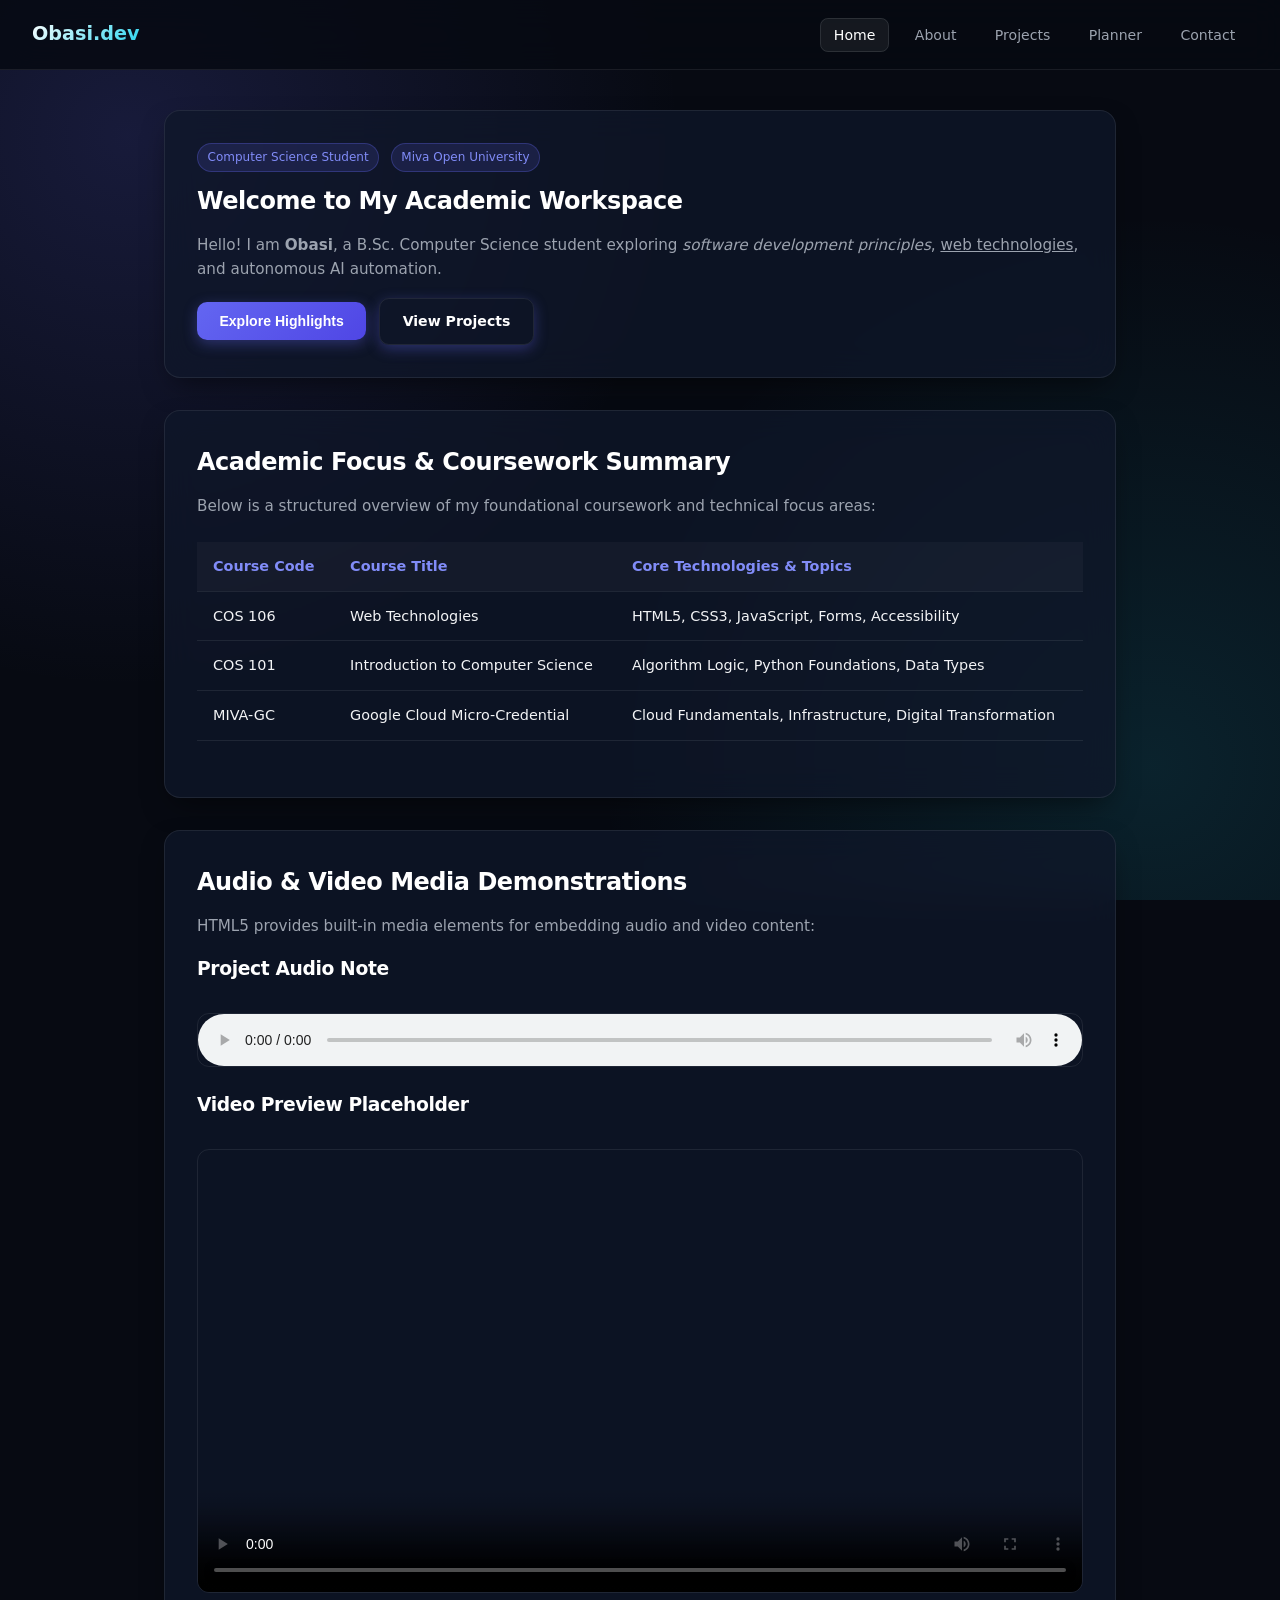
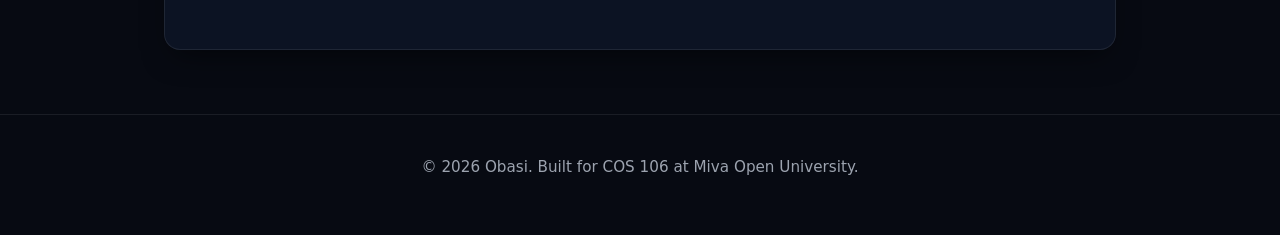
<file: index.html>
<!DOCTYPE html>
<html lang="en">
<head>
  <meta charset="UTF-8">
  <meta name="viewport" content="width=device-width, initial-scale=1.0">
  <title>Obasi | Computer Science Academic Portfolio</title>
  <link rel="stylesheet" href="style.css">
  <script src="script.js" defer></script>
</head>
<body>

  <!-- Header & Navigation Menu (Slide 30, 44) -->
  <header>
    <div class="logo">Obasi.dev</div>
    <nav>
      <ul>
        <li><a href="index.html" class="active">Home</a></li>
        <li><a href="about.html">About</a></li>
        <li><a href="projects.html">Projects</a></li>
        <li><a href="planner.html">Planner</a></li>
        <li><a href="contact.html">Contact</a></li>
      </ul>
    </nav>
  </header>

  <!-- Visible Content Body (Slide 15) -->
  <main>
    
    <!-- Hero Floating Card (Slide 17, 18, 39) -->
    <section class="card floating" id="overview">
      <span class="badge">Computer Science Student</span>
      <span class="badge">Miva Open University</span>
      
      <h1>Welcome to My Academic Workspace</h1>
      
      <p>
        Hello! I am <strong>Obasi</strong>, a B.Sc. Computer Science student exploring <em>software development principles</em>, <u>web technologies</u>, and autonomous AI automation.
      </p>

      <!-- Button Link (Slide 43) -->
      <a href="#highlights"><button type="button" class="btn">Explore Highlights</button></a>
      <a href="projects.html" class="btn" style="background: transparent; border: 1px solid var(--card-border); margin-left: 0.5rem;">View Projects</a>
    </section>

    <!-- Specific Section Jump Anchor Target (Slide 47) -->
    <section class="card" id="highlights">
      <h2>Academic Focus & Coursework Summary</h2>
      <p>
        Below is a structured overview of my foundational coursework and technical focus areas:
      </p>

      <!-- Table Element Implementation (Slide 25) -->
      <table>
        <thead>
          <tr>
            <th>Course Code</th>
            <th>Course Title</th>
            <th>Core Technologies & Topics</th>
          </tr>
        </thead>
        <tbody>
          <tr>
            <td>COS 106</td>
            <td>Web Technologies</td>
            <td>HTML5, CSS3, JavaScript, Forms, Accessibility</td>
          </tr>
          <tr>
            <td>COS 101</td>
            <td>Introduction to Computer Science</td>
            <td>Algorithm Logic, Python Foundations, Data Types</td>
          </tr>
          <tr>
            <td>MIVA-GC</td>
            <td>Google Cloud Micro-Credential</td>
            <td>Cloud Fundamentals, Infrastructure, Digital Transformation</td>
          </tr>
        </tbody>
      </table>
    </section>

    <!-- Media Elements Showcase (Slide 28) -->
    <section class="card">
      <h2>Audio & Video Media Demonstrations</h2>
      <p>HTML5 provides built-in media elements for embedding audio and video content:</p>

      <h3>Project Audio Note</h3>
      <audio controls>
        <source src="https://www.w3schools.com/html/horse.mp3" type="audio/mpeg">
        Your browser does not support the audio element.
      </audio>

      <h3>Video Preview Placeholder</h3>
      <video controls poster="https://via.placeholder.com/800x450/0f172a/6366f1?text=COS106+Demo+Video">
        <source src="https://www.w3schools.com/html/mov_bbb.mp4" type="video/mp4">
        Your browser does not support the video element.
      </video>
    </section>

  </main>

  <!-- Semantic Footer (Slide 31) -->
  <footer>
    <p>&copy; 2026 Obasi. Built for COS 106 at Miva Open University.</p>
  </footer>

</body>
</html>
</file>
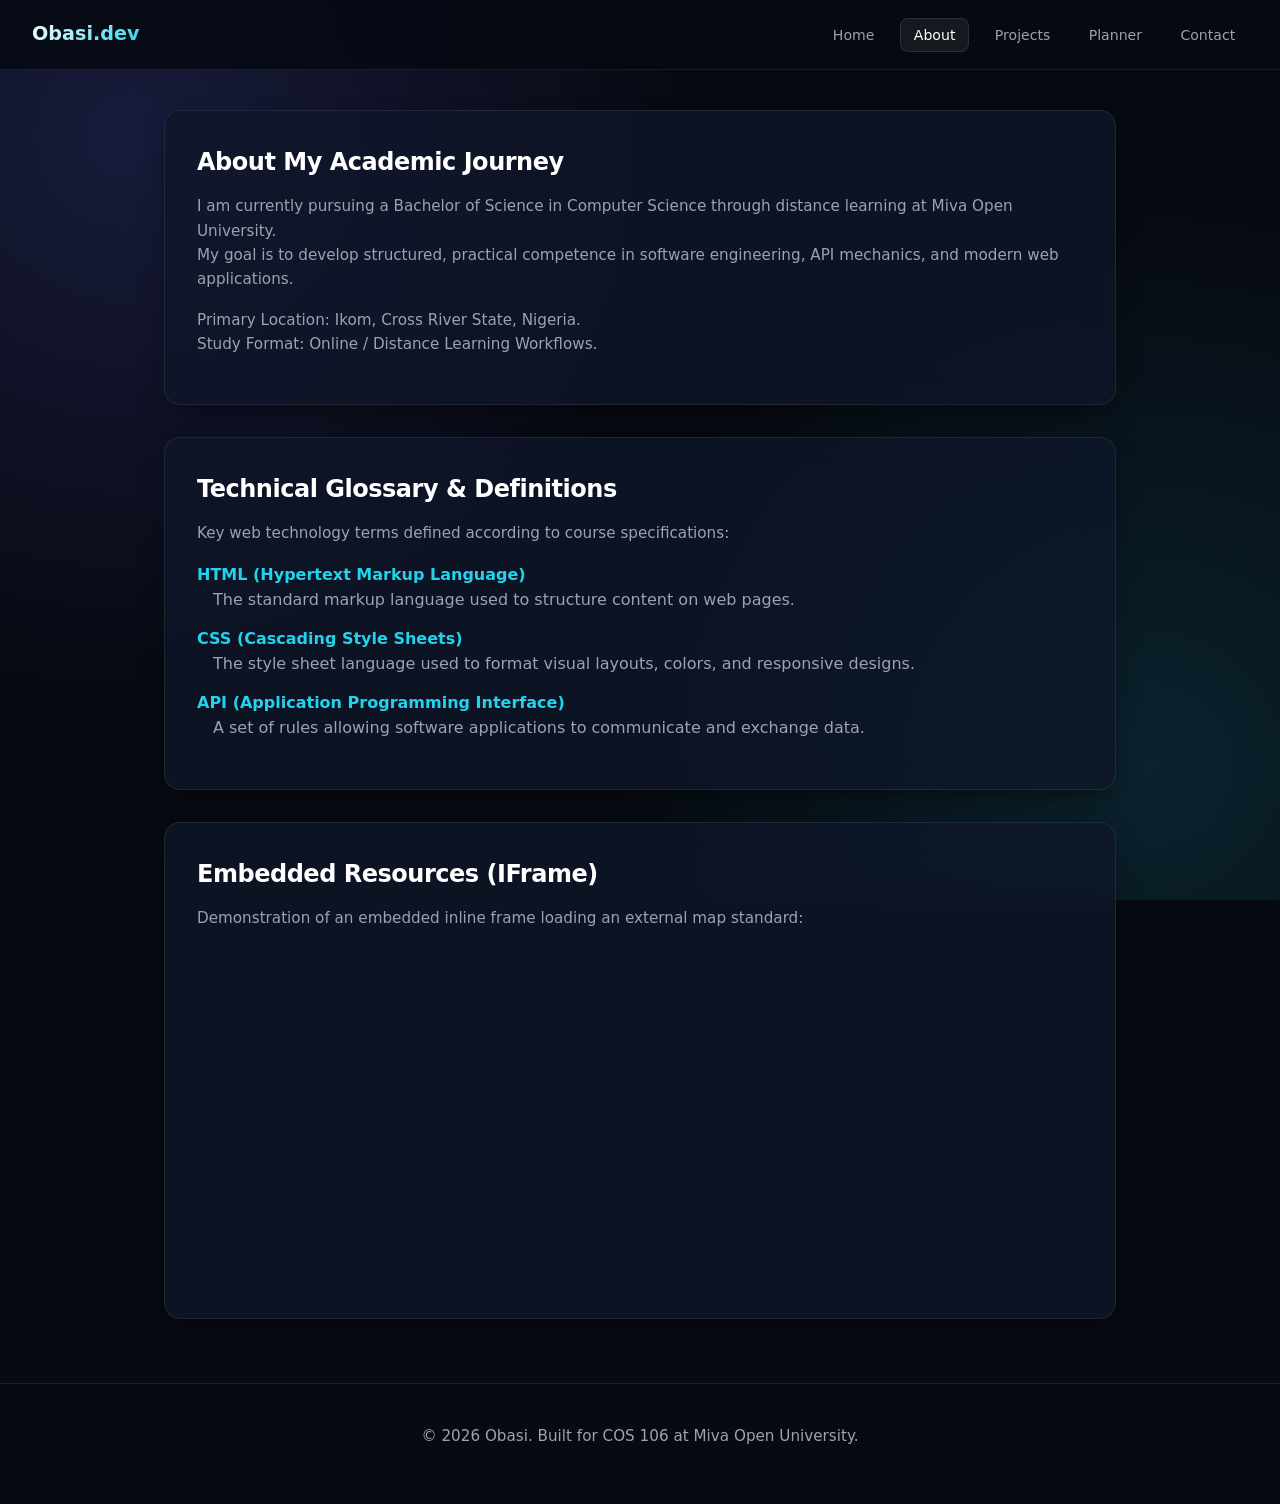
<file: about.html>
<!DOCTYPE html>
<html lang="en">
<head>
  <meta charset="UTF-8">
  <meta name="viewport" content="width=device-width, initial-scale=1.0">
  <title>About Me | Academic Background</title>
  <link rel="stylesheet" href="style.css">
  <script src="script.js" defer></script>
</head>
<body>

  <header>
    <div class="logo">Obasi.dev</div>
    <nav>
      <ul>
        <li><a href="index.html">Home</a></li>
        <li><a href="about.html" class="active">About</a></li>
        <li><a href="projects.html">Projects</a></li>
        <li><a href="planner.html">Planner</a></li>
        <li><a href="contact.html">Contact</a></li>
      </ul>
    </nav>
  </header>

  <main>
    <!-- Comment Demonstration (Slide 34) -->
    <!-- This section contains the personal academic overview and definition list -->
    
    <section class="card floating">
      <h1>About My Academic Journey</h1>
      <p>
        I am currently pursuing a Bachelor of Science in Computer Science through distance learning at Miva Open University.<br>
        My goal is to develop structured, practical competence in software engineering, API mechanics, and modern web applications.
      </p>

      <!-- Line Break Demonstration (Slide 33) -->
      <p>
        Primary Location: Ikom, Cross River State, Nigeria.<br>
        Study Format: Online / Distance Learning Workflows.
      </p>
    </section>

    <!-- Definition List Implementation (Slide 26) -->
    <section class="card">
      <h2>Technical Glossary & Definitions</h2>
      <p>Key web technology terms defined according to course specifications:</p>
      
      <dl>
        <dt>HTML (Hypertext Markup Language)</dt>
        <dd>The standard markup language used to structure content on web pages.</dd>
        
        <dt>CSS (Cascading Style Sheets)</dt>
        <dd>The style sheet language used to format visual layouts, colors, and responsive designs.</dd>
        
        <dt>API (Application Programming Interface)</dt>
        <dd>A set of rules allowing software applications to communicate and exchange data.</dd>
      </dl>
    </section>

    <!-- Inline Frames (IFrame) Implementation (Slide 32) -->
    <section class="card">
      <h2>Embedded Resources (IFrame)</h2>
      <p>Demonstration of an embedded inline frame loading an external map standard:</p>

      <iframe src="https://maps.google.com/maps?q=Ikom%20Cross%20River%20Nigeria&t=&z=13&ie=UTF8&iwloc=&output=embed" height="300" allowfullscreen style="border:0;" aria-hidden="false"></iframe>
    </section>
  </main>

  <footer>
    <p>&copy; 2026 Obasi. Built for COS 106 at Miva Open University.</p>
  </footer>

</body>
</html>
</file>
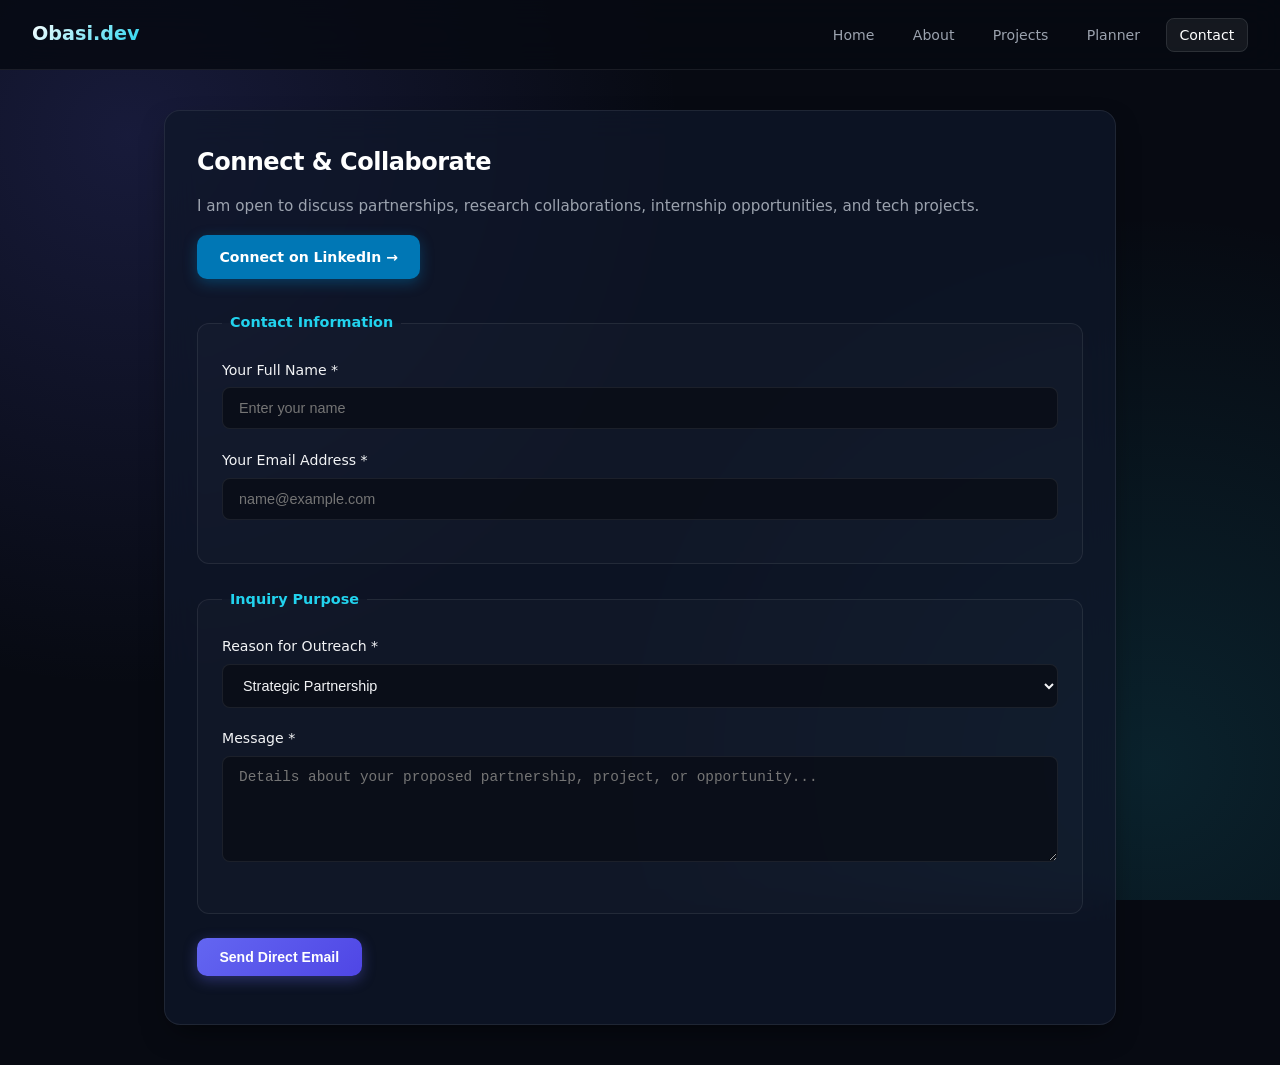
<file: contact.html>
<!DOCTYPE html>
<html lang="en">
<head>
  <meta charset="UTF-8">
  <meta name="viewport" content="width=device-width, initial-scale=1.0">
  <title>Contact | Academic Inquiries</title>
  <link rel="stylesheet" href="style.css">
  <script src="script.js" defer></script>
</head>
<body>

  <header>
    <div class="logo">Obasi.dev</div>
    <nav>
      <ul>
        <li><a href="index.html">Home</a></li>
        <li><a href="about.html">About</a></li>
        <li><a href="projects.html">Projects</a></li>
        <li><a href="planner.html">Planner</a></li>
        <li><a href="contact.html" class="active">Contact</a></li>
      </ul>
    </nav>
  </header>

    <main>
    <section class="card floating">
      <h1>Connect & Collaborate</h1>
      <p>I am open to discuss partnerships, research collaborations, internship opportunities, and tech projects.</p>

      <!-- Direct Professional Social Link -->
      <div style="margin-bottom: 2rem;">
        <a href="https://www.linkedin.com/in/your-linkedin-profile" target="_blank" class="btn linkedin-btn">
          Connect on LinkedIn &rarr;
        </a>
      </div>

      <form id="contactForm">
        <fieldset>
          <legend>Contact Information</legend>

          <label for="fullName">Your Full Name *</label>
          <input type="text" id="fullName" name="fullName" placeholder="Enter your name" required>

          <label for="email">Your Email Address *</label>
          <input type="email" id="email" name="email" placeholder="name@example.com" required>
        </fieldset>

        <fieldset>
          <legend>Inquiry Purpose</legend>

          <label for="inquiryType">Reason for Outreach *</label>
          <select id="inquiryType" name="inquiryType" required>
            <option value="Partnership">Strategic Partnership</option>
            <option value="Collaboration">Academic / Tech Collaboration</option>
            <option value="Internship">Internship Opportunity</option>
            <option value="Project">Software / AI Project Inquiry</option>
          </select>

          <label for="message">Message *</label>
          <textarea id="message" name="message" rows="5" placeholder="Details about your proposed partnership, project, or opportunity..." required></textarea>
        </fieldset>

        <button type="submit" class="btn">Send Direct Email</button>
      </form>

      <p id="formStatus" style="margin-top: 1rem; font-weight: 600;"></p>
    </section>
  </main>
</file>
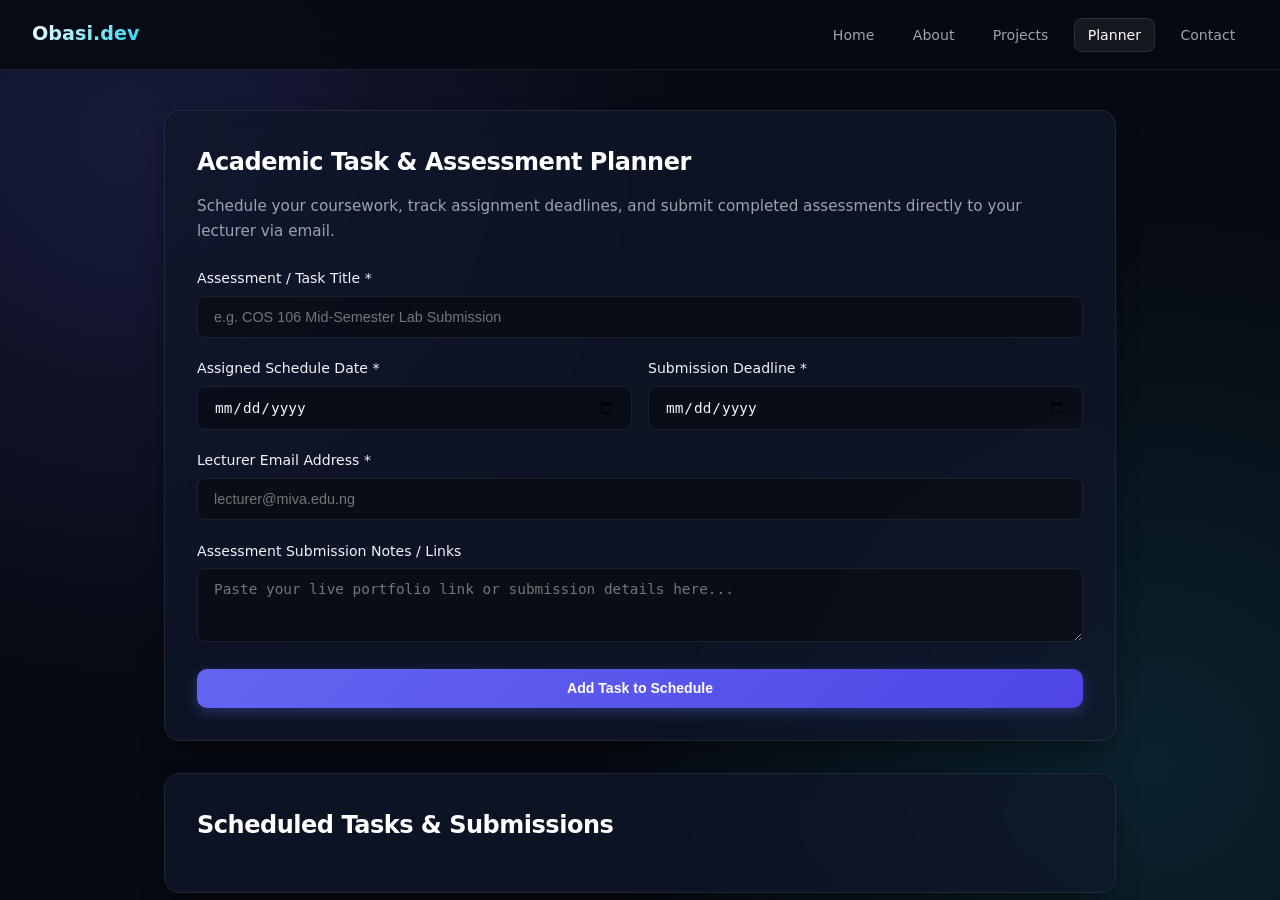
<file: planner.html>
<!DOCTYPE html>
<html lang="en">
<head>
  <meta charset="UTF-8">
  <meta name="viewport" content="width=device-width, initial-scale=1.0">
  <title>Academic Planner | Task Manager</title>
  <link rel="stylesheet" href="style.css">
  <script src="script.js" defer></script>
</head>
<body>

  <header>
    <div class="logo">Obasi.dev</div>
    <nav>
      <ul>
        <li><a href="index.html">Home</a></li>
        <li><a href="about.html">About</a></li>
        <li><a href="projects.html">Projects</a></li>
        <li><a href="planner.html" class="active">Planner</a></li>
        <li><a href="contact.html">Contact</a></li>
      </ul>
    </nav>
  </header>

    <main>
    <section class="card floating">
      <h1>Academic Task & Assessment Planner</h1>
      <p>Schedule your coursework, track assignment deadlines, and submit completed assessments directly to your lecturer via email.</p>

      <!-- Rich Task Entry Form -->
      <form id="plannerForm" onsubmit="event.preventDefault();" style="margin-top: 1.5rem;">
        <label for="taskTitle">Assessment / Task Title *</label>
        <input type="text" id="taskTitle" placeholder="e.g. COS 106 Mid-Semester Lab Submission" required>

        <div style="display: grid; grid-template-columns: repeat(auto-fit, minmax(220px, 1fr)); gap: 1rem;">
          <div>
            <label for="startDate">Assigned Schedule Date *</label>
            <input type="date" id="startDate" required>
          </div>
          <div>
            <label for="dueDate">Submission Deadline *</label>
            <input type="date" id="dueDate" required>
          </div>
        </div>

        <label for="lecturerEmail">Lecturer Email Address *</label>
        <input type="email" id="lecturerEmail" placeholder="lecturer@miva.edu.ng" required>

        <label for="taskNotes">Assessment Submission Notes / Links</label>
        <textarea id="taskNotes" rows="3" placeholder="Paste your live portfolio link or submission details here..."></textarea>

        <button type="button" id="addTaskBtn" class="btn" style="width: 100%;">Add Task to Schedule</button>
      </form>
    </section>

    <section class="card">
      <h2>Scheduled Tasks & Submissions</h2>
      <div id="taskList" style="display: flex; flex-direction: column; gap: 1rem; margin-top: 1rem;">
        <!-- Dynamic Tasks render here -->
      </div>
    </section>
  </main>
</file>
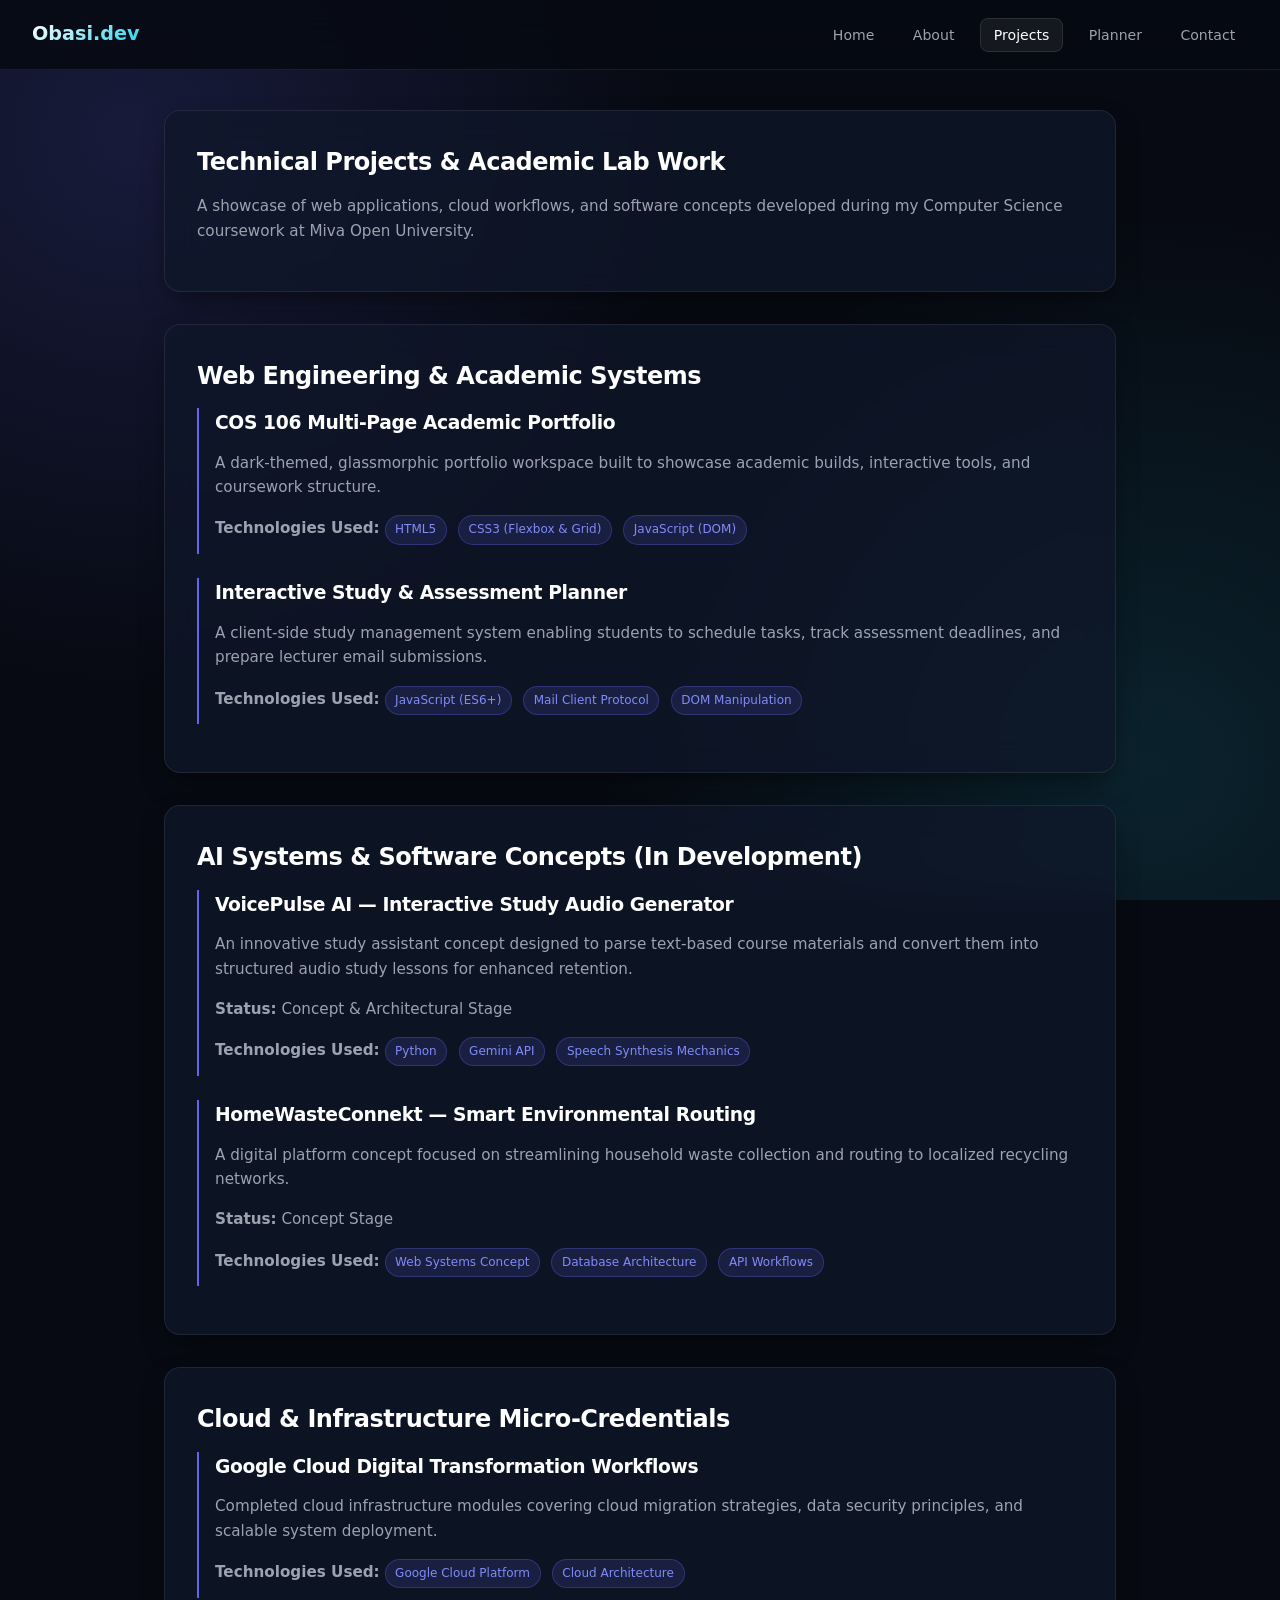
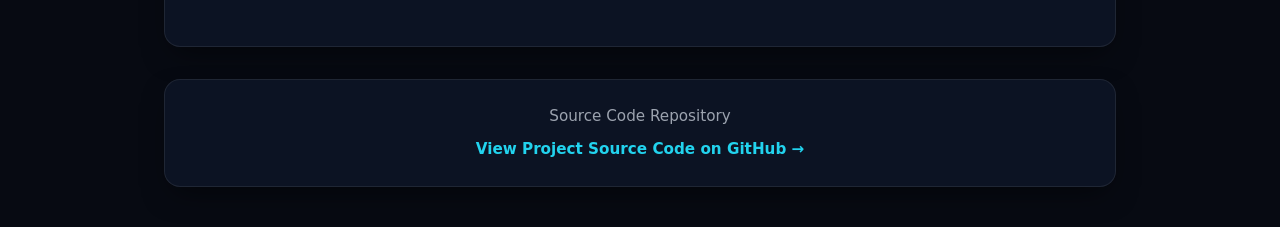
<file: projects.html>
<!DOCTYPE html>
<html lang="en">
<head>
  <meta charset="UTF-8">
  <meta name="viewport" content="width=device-width, initial-scale=1.0">
  <title>Projects | Academic Showcase</title>
  <link rel="stylesheet" href="style.css">
  <script src="script.js" defer></script>
</head>
<body>

  <header>
    <div class="logo">Obasi.dev</div>
    <nav>
      <ul>
        <li><a href="index.html">Home</a></li>
        <li><a href="about.html">About</a></li>
        <li><a href="projects.html" class="active">Projects</a></li>
        <li><a href="planner.html">Planner</a></li>
        <li><a href="contact.html">Contact</a></li>
      </ul>
    </nav>
  </header>

    <main>
    <section class="card floating">
      <h1>Technical Projects & Academic Lab Work</h1>
      <p>
        A showcase of web applications, cloud workflows, and software concepts developed during my Computer Science coursework at Miva Open University.
      </p>
    </section>

    <!-- Web Engineering Category -->
    <section class="card">
      <h2>Web Engineering & Academic Systems</h2>
      
      <div class="project-item">
        <h3>COS 106 Multi-Page Academic Portfolio</h3>
        <p>A dark-themed, glassmorphic portfolio workspace built to showcase academic builds, interactive tools, and coursework structure.</p>
        <p><strong>Technologies Used:</strong> <span class="badge">HTML5</span> <span class="badge">CSS3 (Flexbox & Grid)</span> <span class="badge">JavaScript (DOM)</span></p>
      </div>

      <div class="project-item" style="margin-top: 1.5rem;">
        <h3>Interactive Study & Assessment Planner</h3>
        <p>A client-side study management system enabling students to schedule tasks, track assessment deadlines, and prepare lecturer email submissions.</p>
        <p><strong>Technologies Used:</strong> <span class="badge">JavaScript (ES6+)</span> <span class="badge">Mail Client Protocol</span> <span class="badge">DOM Manipulation</span></p>
      </div>
    </section>

    <!-- AI & Software Concepts Category -->
    <section class="card">
      <h2>AI Systems & Software Concepts (In Development)</h2>
      
      <div class="project-item">
        <h3>VoicePulse AI — Interactive Study Audio Generator</h3>
        <p>An innovative study assistant concept designed to parse text-based course materials and convert them into structured audio study lessons for enhanced retention.</p>
        <p><strong>Status:</strong> Concept & Architectural Stage</p>
        <p><strong>Technologies Used:</strong> <span class="badge">Python</span> <span class="badge">Gemini API</span> <span class="badge">Speech Synthesis Mechanics</span></p>
      </div>

      <div class="project-item" style="margin-top: 1.5rem;">
        <h3>HomeWasteConnekt — Smart Environmental Routing</h3>
        <p>A digital platform concept focused on streamlining household waste collection and routing to localized recycling networks.</p>
        <p><strong>Status:</strong> Concept Stage</p>
        <p><strong>Technologies Used:</strong> <span class="badge">Web Systems Concept</span> <span class="badge">Database Architecture</span> <span class="badge">API Workflows</span></p>
      </div>
    </section>

    <!-- Cloud & Infrastructure Category -->
    <section class="card">
      <h2>Cloud & Infrastructure Micro-Credentials</h2>
      
      <div class="project-item">
        <h3>Google Cloud Digital Transformation Workflows</h3>
        <p>Completed cloud infrastructure modules covering cloud migration strategies, data security principles, and scalable system deployment.</p>
        <p><strong>Technologies Used:</strong> <span class="badge">Google Cloud Platform</span> <span class="badge">Cloud Architecture</span></p>
      </div>
    </section>

    <!-- Clean, Responsive Repository Link (Replaces the big button) -->
    <section class="card" style="text-align: center; padding: 1.5rem;">
      <p style="margin-bottom: 0.5rem; color: var(--text-muted);">Source Code Repository</p>
      <a href="https://github.com/Obasi253/COS106-Mid-semester-lab_assessment" target="_blank" class="repo-link">
        View Project Source Code on GitHub &rarr;
      </a>
    </section>
  </main>
</file>
<file: style.css>
/* Core Dark Theme Variables */
:root {
  --bg-dark: #070a12;
  --card-bg: rgba(15, 23, 42, 0.75);
  --card-border: rgba(255, 255, 255, 0.08);
  --accent-primary: #818cf8;
  --accent-glow: #6366f1;
  --accent-cyan: #22d3ee;
  --text-main: #f3f4f6;
  --text-muted: #9ca3af;
  --font-family: 'Inter', system-ui, -apple-system, sans-serif;
}

* {
  box-sizing: border-box;
  margin: 0;
  padding: 0;
}

body {
  background-color: var(--bg-dark);
  color: var(--text-main);
  font-family: var(--font-family);
  line-height: 1.6;
  min-height: 100vh;
  background-image: 
    radial-gradient(circle at 10% 15%, rgba(99, 102, 241, 0.18) 0%, transparent 40%),
    radial-gradient(circle at 90% 85%, rgba(34, 211, 238, 0.12) 0%, transparent 40%);
  background-attachment: fixed;
}

/* Header & Glass Nav */
header {
  position: sticky;
  top: 0;
  z-index: 1000;
  background: rgba(7, 10, 18, 0.85);
  backdrop-filter: blur(16px);
  border-bottom: 1px solid var(--card-border);
  padding: 1.2rem 2rem;
  display: flex;
  justify-content: space-between;
  align-items: center;
  flex-wrap: wrap;
}

.logo {
  font-size: 1.2rem;
  font-weight: 700;
  background: linear-gradient(135deg, #ffffff 0%, var(--accent-cyan) 100%);
  -webkit-background-clip: text;
  -webkit-text-fill-color: transparent;
}

nav ul {
  display: flex;
  gap: 0.8rem;
  list-style: none;
}

nav a {
  color: var(--text-muted);
  text-decoration: none;
  font-size: 0.88rem;
  font-weight: 500;
  padding: 0.5rem 0.8rem;
  border-radius: 8px;
  transition: all 0.3s ease;
}

nav a:hover, nav a.active {
  color: #ffffff;
  background: rgba(255, 255, 255, 0.06);
  border: 1px solid rgba(255, 255, 255, 0.1);
}

/* Main Layout & Floating Animations */
main {
  max-width: 1000px;
  margin: 2.5rem auto;
  padding: 0 1.5rem;
}

@keyframes floatAnimation {
  0% { transform: translateY(0px); }
  50% { transform: translateY(-7px); }
  100% { transform: translateY(0px); }
}

.card {
  background: var(--card-bg);
  backdrop-filter: blur(16px);
  border: 1px solid var(--card-border);
  border-radius: 16px;
  padding: 2rem;
  margin-bottom: 2rem;
  box-shadow: 0 12px 30px -10px rgba(0, 0, 0, 0.6);
  transition: all 0.3s ease;
}

.card.floating {
  animation: floatAnimation 6s ease-in-out infinite;
}

.card:hover {
  transform: translateY(-4px);
  border-color: rgba(99, 102, 241, 0.4);
  box-shadow: 0 20px 40px -15px rgba(99, 102, 241, 0.25);
}

h1, h2, h3, h4, h5, h6 {
  color: #ffffff;
  margin-bottom: 0.8rem;
  letter-spacing: -0.02em;
}

p {
  color: var(--text-muted);
  margin-bottom: 1rem;
  font-size: 0.95rem;
}

/* Interactive Elements */
.badge {
  display: inline-block;
  background: rgba(99, 102, 241, 0.15);
  color: var(--accent-primary);
  border: 1px solid rgba(99, 102, 241, 0.3);
  font-size: 0.75rem;
  padding: 0.25rem 0.6rem;
  border-radius: 20px;
  margin-right: 0.4rem;
  margin-bottom: 0.6rem;
}

.btn {
  display: inline-flex;
  align-items: center;
  justify-content: center;
  background: linear-gradient(135deg, var(--accent-glow) 0%, #4f46e5 100%);
  color: #ffffff;
  padding: 0.7rem 1.4rem;
  border-radius: 10px;
  text-decoration: none;
  font-weight: 600;
  font-size: 0.88rem;
  border: none;
  cursor: pointer;
  box-shadow: 0 4px 14px rgba(99, 102, 241, 0.35);
  transition: all 0.3s ease;
}

.btn:hover {
  transform: translateY(-2px);
  box-shadow: 0 6px 20px rgba(99, 102, 241, 0.55);
}

/* Forms & Fieldsets */
fieldset {
  border: 1px solid var(--card-border);
  border-radius: 12px;
  padding: 1.5rem;
  margin-bottom: 1.5rem;
  background: rgba(255, 255, 255, 0.02);
}

legend {
  color: var(--accent-cyan);
  font-weight: 600;
  padding: 0 0.5rem;
  font-size: 0.9rem;
}

label {
  display: block;
  color: var(--text-main);
  font-size: 0.88rem;
  margin-bottom: 0.4rem;
  font-weight: 500;
}

input, select, textarea {
  width: 100%;
  padding: 0.75rem 1rem;
  background: rgba(9, 13, 22, 0.8);
  border: 1px solid var(--card-border);
  border-radius: 8px;
  color: var(--text-main);
  font-size: 0.9rem;
  margin-bottom: 1.2rem;
  outline: none;
  transition: border-color 0.3s ease;
}

input:focus, select:focus, textarea:focus {
  border-color: var(--accent-cyan);
  box-shadow: 0 0 0 2px rgba(34, 211, 238, 0.2);
}

input[type="radio"], input[type="checkbox"] {
  width: auto;
  margin-right: 0.5rem;
}

/* Tables & Lists */
table {
  width: 100%;
  border-collapse: collapse;
  margin: 1.5rem 0;
}

th, td {
  padding: 0.8rem 1rem;
  text-align: left;
  border-bottom: 1px solid var(--card-border);
  font-size: 0.9rem;
}

th {
  background: rgba(255, 255, 255, 0.03);
  color: var(--accent-primary);
  font-weight: 600;
}

dl {
  margin: 1rem 0;
}

dt {
  color: var(--accent-cyan);
  font-weight: 700;
  margin-top: 0.8rem;
}

dd {
  color: var(--text-muted);
  margin-left: 1rem;
  margin-bottom: 0.8rem;
}

/* Media & Embedded Elements */
audio, video, iframe {
  width: 100%;
  border-radius: 12px;
  border: 1px solid var(--card-border);
  margin: 1rem 0;
}

footer {
  text-align: center;
  padding: 2.5rem;
  color: var(--text-muted);
  font-size: 0.85rem;
  border-top: 1px solid var(--card-border);
  margin-top: 4rem;
}
/* Core Dark Theme Variables */
:root {
  --bg-dark: #070a12;
  --card-bg: rgba(15, 23, 42, 0.75);
  --card-border: rgba(255, 255, 255, 0.08);
  --accent-primary: #818cf8;
  --accent-glow: #6366f1;
  --accent-cyan: #22d3ee;
  --text-main: #f3f4f6;
  --text-muted: #9ca3af;
  --font-family: 'Inter', system-ui, -apple-system, sans-serif;
}

* {
  box-sizing: border-box;
  margin: 0;
  padding: 0;
}

body {
  background-color: var(--bg-dark);
  color: var(--text-main);
  font-family: var(--font-family);
  line-height: 1.6;
  min-height: 100vh;
  background-image: 
    radial-gradient(circle at 10% 15%, rgba(99, 102, 241, 0.18) 0%, transparent 40%),
    radial-gradient(circle at 90% 85%, rgba(34, 211, 238, 0.12) 0%, transparent 40%);
  background-attachment: fixed;
}

/* Header & Glass Nav */
header {
  position: sticky;
  top: 0;
  z-index: 1000;
  background: rgba(7, 10, 18, 0.85);
  backdrop-filter: blur(16px);
  border-bottom: 1px solid var(--card-border);
  padding: 1.2rem 2rem;
  display: flex;
  justify-content: space-between;
  align-items: center;
  flex-wrap: wrap;
}

.logo {
  font-size: 1.2rem;
  font-weight: 700;
  background: linear-gradient(135deg, #ffffff 0%, var(--accent-cyan) 100%);
  -webkit-background-clip: text;
  -webkit-text-fill-color: transparent;
}

nav ul {
  display: flex;
  gap: 0.8rem;
  list-style: none;
}

nav a {
  color: var(--text-muted);
  text-decoration: none;
  font-size: 0.88rem;
  font-weight: 500;
  padding: 0.5rem 0.8rem;
  border-radius: 8px;
  transition: all 0.3s ease;
}

nav a:hover, nav a.active {
  color: #ffffff;
  background: rgba(255, 255, 255, 0.06);
  border: 1px solid rgba(255, 255, 255, 0.1);
}

/* Main Layout & Floating Animations */
main {
  max-width: 1000px;
  margin: 2.5rem auto;
  padding: 0 1.5rem;
}

@keyframes floatAnimation {
  0% { transform: translateY(0px); }
  50% { transform: translateY(-7px); }
  100% { transform: translateY(0px); }
}

.card {
  background: var(--card-bg);
  backdrop-filter: blur(16px);
  border: 1px solid var(--card-border);
  border-radius: 16px;
  padding: 2rem;
  margin-bottom: 2rem;
  box-shadow: 0 12px 30px -10px rgba(0, 0, 0, 0.6);
  transition: all 0.3s ease;
}

.card.floating {
  animation: floatAnimation 6s ease-in-out infinite;
}

.card:hover {
  transform: translateY(-4px);
  border-color: rgba(99, 102, 241, 0.4);
  box-shadow: 0 20px 40px -15px rgba(99, 102, 241, 0.25);
}

h1, h2, h3, h4, h5, h6 {
  color: #ffffff;
  margin-bottom: 0.8rem;
  letter-spacing: -0.02em;
}

p {
  color: var(--text-muted);
  margin-bottom: 1rem;
  font-size: 0.95rem;
}

/* Interactive Elements */
.badge {
  display: inline-block;
  background: rgba(99, 102, 241, 0.15);
  color: var(--accent-primary);
  border: 1px solid rgba(99, 102, 241, 0.3);
  font-size: 0.75rem;
  padding: 0.25rem 0.6rem;
  border-radius: 20px;
  margin-right: 0.4rem;
  margin-bottom: 0.6rem;
}

.btn {
  display: inline-flex;
  align-items: center;
  justify-content: center;
  background: linear-gradient(135deg, var(--accent-glow) 0%, #4f46e5 100%);
  color: #ffffff;
  padding: 0.7rem 1.4rem;
  border-radius: 10px;
  text-decoration: none;
  font-weight: 600;
  font-size: 0.88rem;
  border: none;
  cursor: pointer;
  box-shadow: 0 4px 14px rgba(99, 102, 241, 0.35);
  transition: all 0.3s ease;
}

.btn:hover {
  transform: translateY(-2px);
  box-shadow: 0 6px 20px rgba(99, 102, 241, 0.55);
}

/* Forms & Fieldsets */
fieldset {
  border: 1px solid var(--card-border);
  border-radius: 12px;
  padding: 1.5rem;
  margin-bottom: 1.5rem;
  background: rgba(255, 255, 255, 0.02);
}

legend {
  color: var(--accent-cyan);
  font-weight: 600;
  padding: 0 0.5rem;
  font-size: 0.9rem;
}

label {
  display: block;
  color: var(--text-main);
  font-size: 0.88rem;
  margin-bottom: 0.4rem;
  font-weight: 500;
}

input, select, textarea {
  width: 100%;
  padding: 0.75rem 1rem;
  background: rgba(9, 13, 22, 0.8);
  border: 1px solid var(--card-border);
  border-radius: 8px;
  color: var(--text-main);
  font-size: 0.9rem;
  margin-bottom: 1.2rem;
  outline: none;
  transition: border-color 0.3s ease;
}

input:focus, select:focus, textarea:focus {
  border-color: var(--accent-cyan);
  box-shadow: 0 0 0 2px rgba(34, 211, 238, 0.2);
}

input[type="radio"], input[type="checkbox"] {
  width: auto;
  margin-right: 0.5rem;
}

/* Tables & Lists */
table {
  width: 100%;
  border-collapse: collapse;
  margin: 1.5rem 0;
}

th, td {
  padding: 0.8rem 1rem;
  text-align: left;
  border-bottom: 1px solid var(--card-border);
  font-size: 0.9rem;
}

th {
  background: rgba(255, 255, 255, 0.03);
  color: var(--accent-primary);
  font-weight: 600;
}

dl {
  margin: 1rem 0;
}

dt {
  color: var(--accent-cyan);
  font-weight: 700;
  margin-top: 0.8rem;
}

dd {
  color: var(--text-muted);
  margin-left: 1rem;
  margin-bottom: 0.8rem;
}

/* Media & Embedded Elements */
audio, video, iframe {
  width: 100%;
  border-radius: 12px;
  border: 1px solid var(--card-border);
  margin: 1rem 0;
}

footer {
  text-align: center;
  padding: 2.5rem;
  color: var(--text-muted);
  font-size: 0.85rem;
  border-top: 1px solid var(--card-border);
  margin-top: 4rem;
}
/* Core Dark Theme Variables */
:root {
  --bg-dark: #070a12;
  --card-bg: rgba(15, 23, 42, 0.75);
  --card-border: rgba(255, 255, 255, 0.08);
  --accent-primary: #818cf8;
  --accent-glow: #6366f1;
  --accent-cyan: #22d3ee;
  --text-main: #f3f4f6;
  --text-muted: #9ca3af;
  --font-family: 'Inter', system-ui, -apple-system, sans-serif;
}

* {
  box-sizing: border-box;
  margin: 0;
  padding: 0;
}

body {
  background-color: var(--bg-dark);
  color: var(--text-main);
  font-family: var(--font-family);
  line-height: 1.6;
  min-height: 100vh;
  background-image: 
    radial-gradient(circle at 10% 15%, rgba(99, 102, 241, 0.18) 0%, transparent 40%),
    radial-gradient(circle at 90% 85%, rgba(34, 211, 238, 0.12) 0%, transparent 40%);
  background-attachment: fixed;
}

/* Header & Glass Nav */
header {
  position: sticky;
  top: 0;
  z-index: 1000;
  background: rgba(7, 10, 18, 0.85);
  backdrop-filter: blur(16px);
  border-bottom: 1px solid var(--card-border);
  padding: 1.2rem 2rem;
  display: flex;
  justify-content: space-between;
  align-items: center;
  flex-wrap: wrap;
}

.logo {
  font-size: 1.2rem;
  font-weight: 700;
  background: linear-gradient(135deg, #ffffff 0%, var(--accent-cyan) 100%);
  -webkit-background-clip: text;
  -webkit-text-fill-color: transparent;
}

nav ul {
  display: flex;
  gap: 0.8rem;
  list-style: none;
}

nav a {
  color: var(--text-muted);
  text-decoration: none;
  font-size: 0.88rem;
  font-weight: 500;
  padding: 0.5rem 0.8rem;
  border-radius: 8px;
  transition: all 0.3s ease;
}

nav a:hover, nav a.active {
  color: #ffffff;
  background: rgba(255, 255, 255, 0.06);
  border: 1px solid rgba(255, 255, 255, 0.1);
}

/* Main Layout & Floating Animations */
main {
  max-width: 1000px;
  margin: 2.5rem auto;
  padding: 0 1.5rem;
}

@keyframes floatAnimation {
  0% { transform: translateY(0px); }
  50% { transform: translateY(-7px); }
  100% { transform: translateY(0px); }
}

.card {
  background: var(--card-bg);
  backdrop-filter: blur(16px);
  border: 1px solid var(--card-border);
  border-radius: 16px;
  padding: 2rem;
  margin-bottom: 2rem;
  box-shadow: 0 12px 30px -10px rgba(0, 0, 0, 0.6);
  transition: all 0.3s ease;
}

.card.floating {
  animation: floatAnimation 6s ease-in-out infinite;
}

.card:hover {
  transform: translateY(-4px);
  border-color: rgba(99, 102, 241, 0.4);
  box-shadow: 0 20px 40px -15px rgba(99, 102, 241, 0.25);
}

h1, h2, h3, h4, h5, h6 {
  color: #ffffff;
  margin-bottom: 0.8rem;
  letter-spacing: -0.02em;
}

p {
  color: var(--text-muted);
  margin-bottom: 1rem;
  font-size: 0.95rem;
}

/* Interactive Elements */
.badge {
  display: inline-block;
  background: rgba(99, 102, 241, 0.15);
  color: var(--accent-primary);
  border: 1px solid rgba(99, 102, 241, 0.3);
  font-size: 0.75rem;
  padding: 0.25rem 0.6rem;
  border-radius: 20px;
  margin-right: 0.4rem;
  margin-bottom: 0.6rem;
}

.btn {
  display: inline-flex;
  align-items: center;
  justify-content: center;
  background: linear-gradient(135deg, var(--accent-glow) 0%, #4f46e5 100%);
  color: #ffffff;
  padding: 0.7rem 1.4rem;
  border-radius: 10px;
  text-decoration: none;
  font-weight: 600;
  font-size: 0.88rem;
  border: none;
  cursor: pointer;
  box-shadow: 0 4px 14px rgba(99, 102, 241, 0.35);
  transition: all 0.3s ease;
}

.btn:hover {
  transform: translateY(-2px);
  box-shadow: 0 6px 20px rgba(99, 102, 241, 0.55);
}

/* Forms & Fieldsets */
fieldset {
  border: 1px solid var(--card-border);
  border-radius: 12px;
  padding: 1.5rem;
  margin-bottom: 1.5rem;
  background: rgba(255, 255, 255, 0.02);
}

legend {
  color: var(--accent-cyan);
  font-weight: 600;
  padding: 0 0.5rem;
  font-size: 0.9rem;
}

label {
  display: block;
  color: var(--text-main);
  font-size: 0.88rem;
  margin-bottom: 0.4rem;
  font-weight: 500;
}

input, select, textarea {
  width: 100%;
  padding: 0.75rem 1rem;
  background: rgba(9, 13, 22, 0.8);
  border: 1px solid var(--card-border);
  border-radius: 8px;
  color: var(--text-main);
  font-size: 0.9rem;
  margin-bottom: 1.2rem;
  outline: none;
  transition: border-color 0.3s ease;
}

input:focus, select:focus, textarea:focus {
  border-color: var(--accent-cyan);
  box-shadow: 0 0 0 2px rgba(34, 211, 238, 0.2);
}

input[type="radio"], input[type="checkbox"] {
  width: auto;
  margin-right: 0.5rem;
}

/* Tables & Lists */
table {
  width: 100%;
  border-collapse: collapse;
  margin: 1.5rem 0;
}

th, td {
  padding: 0.8rem 1rem;
  text-align: left;
  border-bottom: 1px solid var(--card-border);
  font-size: 0.9rem;
}

th {
  background: rgba(255, 255, 255, 0.03);
  color: var(--accent-primary);
  font-weight: 600;
}

dl {
  margin: 1rem 0;
}

dt {
  color: var(--accent-cyan);
  font-weight: 700;
  margin-top: 0.8rem;
}

dd {
  color: var(--text-muted);
  margin-left: 1rem;
  margin-bottom: 0.8rem;
}

/* Media & Embedded Elements */
audio, video, iframe {
  width: 100%;
  border-radius: 12px;
  border: 1px solid var(--card-border);
  margin: 1rem 0;
}

footer {
  text-align: center;
  padding: 2.5rem;
  color: var(--text-muted);
  font-size: 0.85rem;
  border-top: 1px solid var(--card-border);
  margin-top: 4rem;
}

/* Custom Button & Link Updates */
.linkedin-btn {
  background: #0077b5 !important;
  color: #ffffff !important;
  box-shadow: 0 4px 14px rgba(0, 119, 181, 0.4) !important;
}

.linkedin-btn:hover {
  background: #005582 !important;
  box-shadow: 0 6px 20px rgba(0, 119, 181, 0.6) !important;
}

.repo-link {
  color: var(--accent-cyan);
  text-decoration: none;
  font-weight: 600;
  font-size: 0.95rem;
  transition: color 0.3s ease;
}

.repo-link:hover {
  color: #ffffff;
  text-decoration: underline;
}

.project-item {
  border-left: 2px solid var(--accent-glow);
  padding-left: 1rem;
}
</file>
